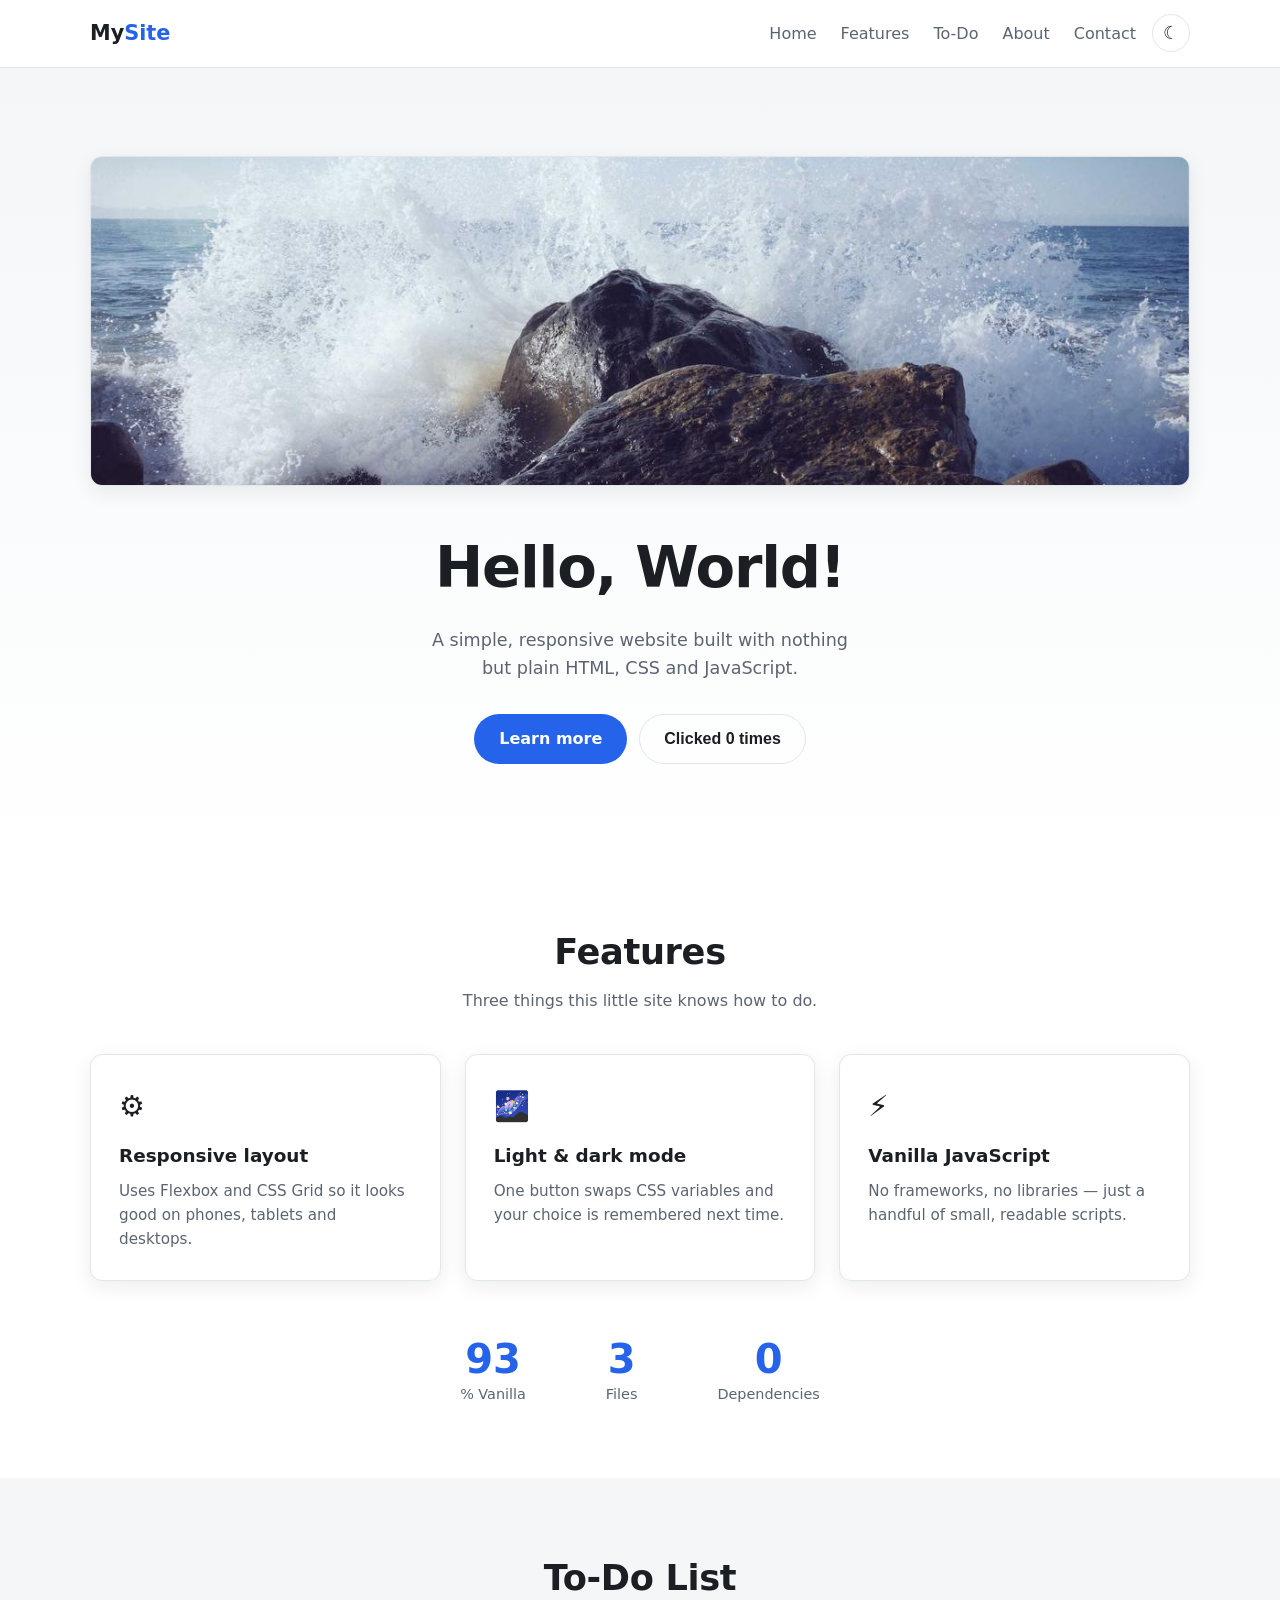
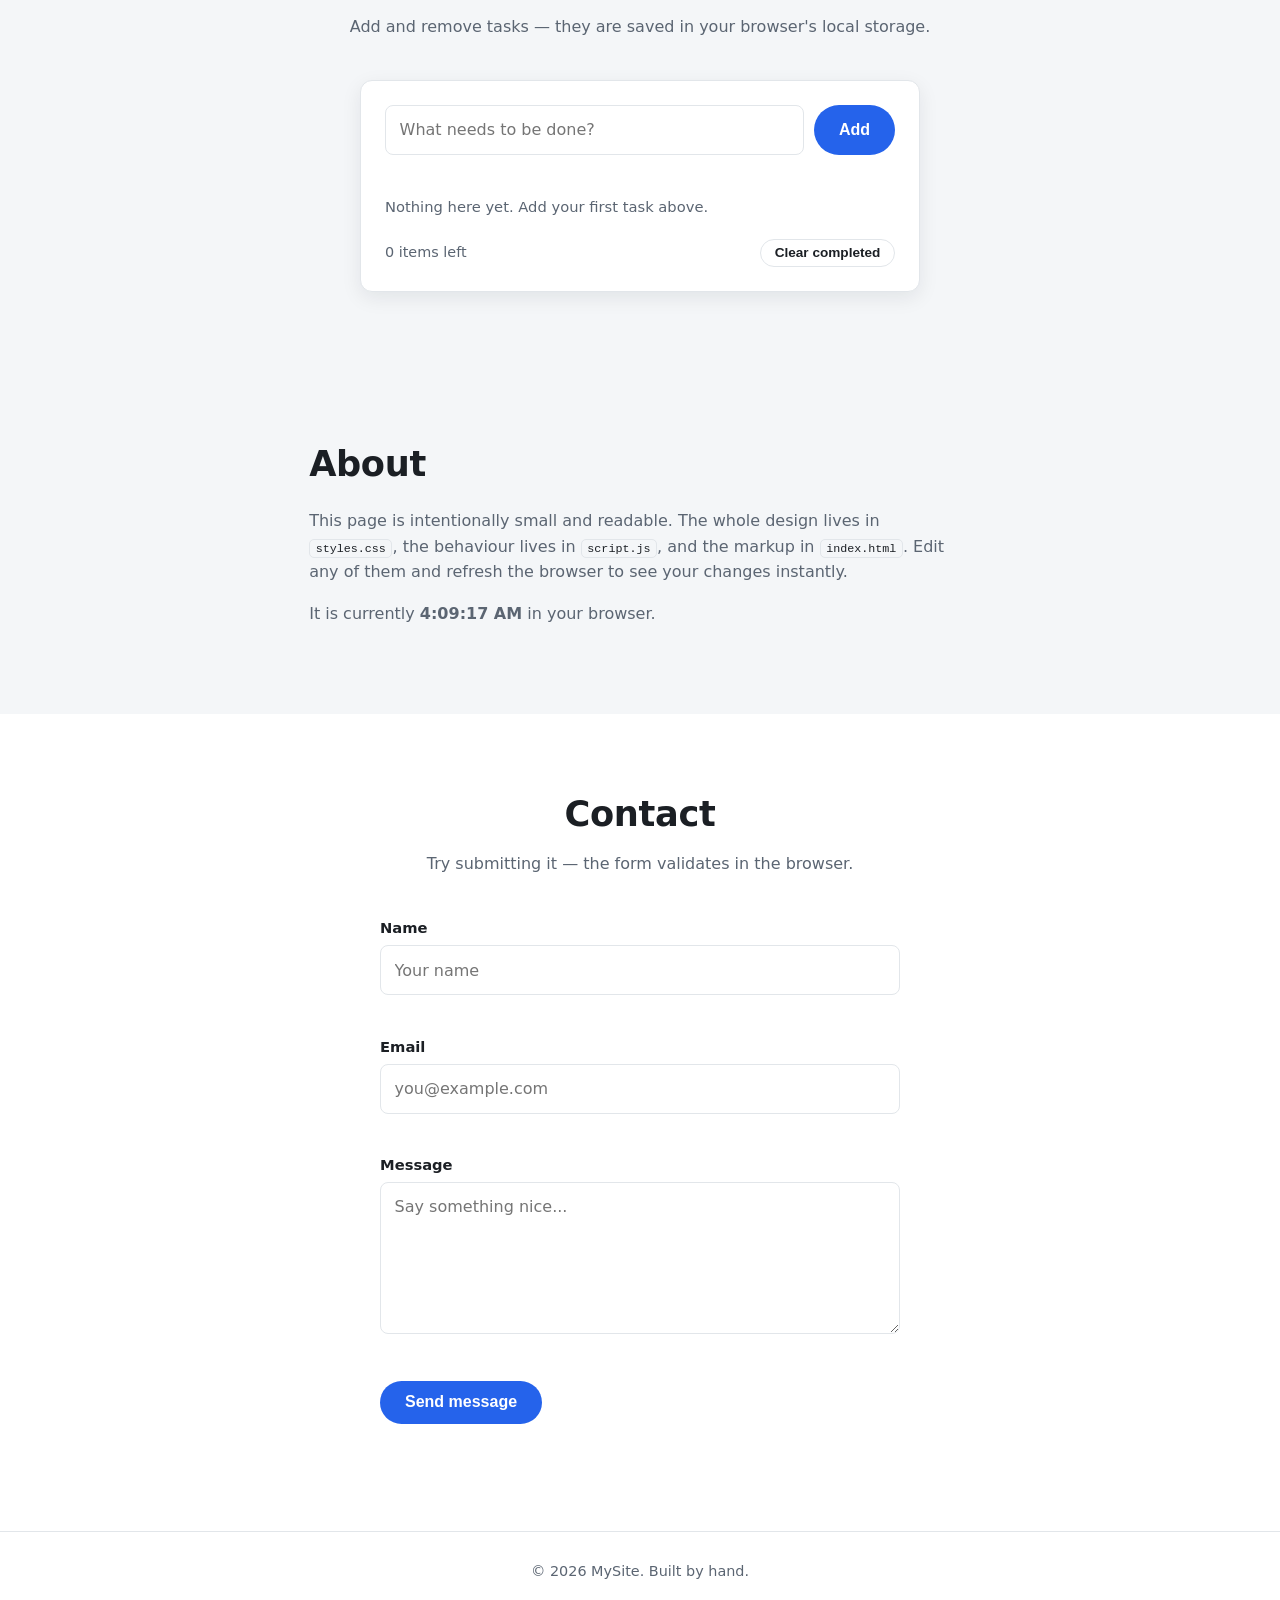
<file: week14-ai/index.html>
<!DOCTYPE html>
<html lang="en" data-theme="light">
<head>
  <meta charset="UTF-8" />
  <meta name="viewport" content="width=device-width, initial-scale=1.0" />
  <title>MySite — Simple HTML, CSS &amp; JS</title>
  <link rel="stylesheet" href="styles.css" />
</head>
<body>

  <!-- ===== Header / Navigation ===== -->
  <header class="site-header">
    <nav class="nav container">
      <a href="#home" class="logo">My<span>Site</span></a>

      <button class="nav-toggle" id="navToggle" aria-label="Open menu" aria-expanded="false">
        <span></span><span></span><span></span>
      </button>

      <ul class="nav-links" id="navLinks">
        <li><a href="#home">Home</a></li>
        <li><a href="#features">Features</a></li>
        <li><a href="#todo">To-Do</a></li>
        <li><a href="#about">About</a></li>
        <li><a href="#contact">Contact</a></li>
      </ul>

      <button class="theme-toggle" id="themeToggle" aria-label="Toggle dark mode">&#9788;</button>
    </nav>
  </header>

  <main>
    <!-- ===== Hero ===== -->
    <section id="home" class="hero">
      <div class="container hero-inner">
        <!-- Swap the src for a local file (e.g. "images/photo.jpg") to go offline -->
        <img
          class="hero-image"
          id="heroImage"
          src="image.jpg"
          alt="Sample banner photograph loaded from the Lorem Picsum placeholder service"
          width="1200"
          height="500"
        />

        <h1>Hello, World!</h1>
        <p class="lead">
          A simple, responsive website built with nothing but plain
          HTML, CSS and JavaScript.
        </p>
        <div class="hero-actions">
          <a href="#features" class="btn btn-primary">Learn more</a>
          <button class="btn btn-ghost" id="clickBtn">Clicked 0 times</button>
        </div>
      </div>
    </section>

    <!-- ===== Features ===== -->
    <section id="features" class="section">
      <div class="container">
        <h2 class="section-title reveal">Features</h2>
        <p class="section-sub reveal">Three things this little site knows how to do.</p>

        <div class="cards">
          <article class="card reveal">
            <div class="card-icon">&#9881;</div>
            <h3>Responsive layout</h3>
            <p>Uses Flexbox and CSS Grid so it looks good on phones, tablets and desktops.</p>
          </article>

          <article class="card reveal">
            <div class="card-icon">&#127756;</div>
            <h3>Light &amp; dark mode</h3>
            <p>One button swaps CSS variables and your choice is remembered next time.</p>
          </article>

          <article class="card reveal">
            <div class="card-icon">&#9889;</div>
            <h3>Vanilla JavaScript</h3>
            <p>No frameworks, no libraries &mdash; just a handful of small, readable scripts.</p>
          </article>
        </div>

        <div class="stats">
          <div class="stat reveal">
            <span class="stat-number" data-count="100">0</span>
            <span class="stat-label">% Vanilla</span>
          </div>
          <div class="stat reveal">
            <span class="stat-number" data-count="3">0</span>
            <span class="stat-label">Files</span>
          </div>
          <div class="stat reveal">
            <span class="stat-number" data-count="0">0</span>
            <span class="stat-label">Dependencies</span>
          </div>
        </div>
      </div>
    </section>

    <!-- ===== To-Do list ===== -->
    <section id="todo" class="section section-alt">
      <div class="container">
        <h2 class="section-title reveal">To-Do List</h2>
        <p class="section-sub reveal">Add and remove tasks &mdash; they are saved in your browser's local storage.</p>

        <div class="todo reveal">
          <form id="todoForm" class="todo-form" autocomplete="off">
            <input
              type="text"
              id="todoInput"
              name="todo"
              placeholder="What needs to be done?"
              maxlength="120"
              aria-label="New task"
            />
            <button type="submit" class="btn btn-primary">Add</button>
          </form>

          <ul class="todo-list" id="todoList"></ul>

          <p class="todo-empty" id="todoEmpty">Nothing here yet. Add your first task above.</p>

          <div class="todo-footer">
            <span id="todoCount">0 items left</span>
            <button type="button" class="btn btn-ghost btn-small" id="todoClear">Clear completed</button>
          </div>
        </div>
      </div>
    </section>

    <!-- ===== About ===== -->
    <section id="about" class="section section-alt">
      <div class="container about">
        <div class="reveal">
          <h2 class="section-title">About</h2>
          <p>
            This page is intentionally small and readable. The whole design lives in
            <code>styles.css</code>, the behaviour lives in <code>script.js</code>, and
            the markup in <code>index.html</code>. Edit any of them and refresh the
            browser to see your changes instantly.
          </p>
          <p>
            It is currently <strong id="clock">--:--:--</strong> in your browser.
          </p>
        </div>
      </div>
    </section>

    <!-- ===== Contact ===== -->
    <section id="contact" class="section">
      <div class="container">
        <h2 class="section-title reveal">Contact</h2>
        <p class="section-sub reveal">Try submitting it &mdash; the form validates in the browser.</p>

        <form id="contactForm" class="form reveal" novalidate>
          <div class="form-row">
            <label for="name">Name</label>
            <input type="text" id="name" name="name" placeholder="Your name" />
            <small class="error" id="nameError"></small>
          </div>

          <div class="form-row">
            <label for="email">Email</label>
            <input type="email" id="email" name="email" placeholder="you@example.com" />
            <small class="error" id="emailError"></small>
          </div>

          <div class="form-row">
            <label for="message">Message</label>
            <textarea id="message" name="message" rows="5" placeholder="Say something nice..."></textarea>
            <small class="error" id="messageError"></small>
          </div>

          <button type="submit" class="btn btn-primary">Send message</button>
          <p class="form-status" id="formStatus" role="status"></p>
        </form>
      </div>
    </section>
  </main>

  <!-- ===== Footer ===== -->
  <footer class="site-footer">
    <div class="container">
      <p>&copy; <span id="year"></span> MySite. Built by hand.</p>
    </div>
  </footer>

  <script src="script.js"></script>
</body>
</html>
</file>
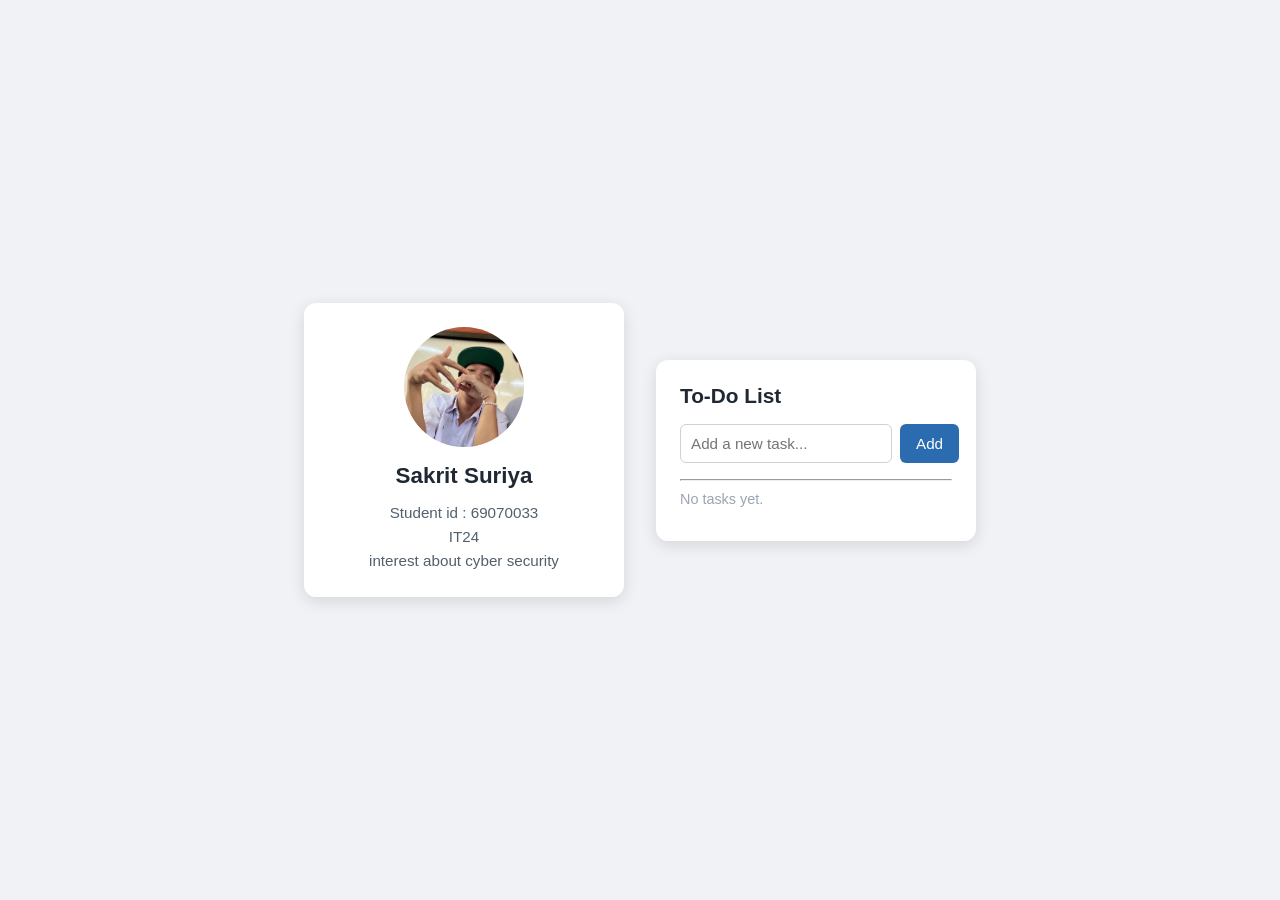
<file: week14/index.html>
<!DOCTYPE html>
<html lang="en">
<head>
    <meta charset="UTF-8">
    <meta name="viewport" content="width=device-width, initial-scale=1.0">
    <title>Lab13</title>
    <link rel="stylesheet" href="style.css">
</head>
<body>
    <div class="my_profile">
        <img src="myself.jpg" alt="">
        <h1>Sakrit Suriya</h1>
        <pre>Student id : 69070033
IT24
interest about cyber security</pre>
    </div>

    <div class="todo_box">
        <h2>To-Do List</h2>
        <form id="todo_form">
            <input type="text" id="todo_input" placeholder="Add a new task...">
            <button id="btn_add" type="submit">Add</button>
        </form>
        <hr>
        <ul id="todo_list"></ul>
    </div>

    <script src="script.js"></script>
</body>
</html>
</file>
<file: week14-ai/styles.css>
/* ============================================
   Simple Site — styles.css
   Light/dark themes are driven by these variables.
   ============================================ */

:root {
  --bg: #ffffff;
  --bg-alt: #f4f6f8;
  --text: #1b1f24;
  --muted: #5b6572;
  --card: #ffffff;
  --border: #e2e6ea;
  --primary: #2563eb;
  --primary-hover: #1d4ed8;
  --shadow: 0 6px 20px rgba(15, 23, 42, 0.08);
  --radius: 12px;
}

[data-theme="dark"] {
  --bg: #0f1419;
  --bg-alt: #161c23;
  --text: #e6eaf0;
  --muted: #9aa5b1;
  --card: #161c23;
  --border: #262e38;
  --primary: #5b8cff;
  --primary-hover: #3f74ff;
  --shadow: 0 6px 20px rgba(0, 0, 0, 0.35);
}

* { box-sizing: border-box; }

html { scroll-behavior: smooth; }

body {
  margin: 0;
  font-family: system-ui, -apple-system, "Segoe UI", Roboto, Arial, sans-serif;
  background: var(--bg);
  color: var(--text);
  line-height: 1.6;
  transition: background 0.25s ease, color 0.25s ease;
}

.container {
  width: min(1100px, 100% - 2.5rem);
  margin-inline: auto;
}

/* ===== Header ===== */
.site-header {
  position: sticky;
  top: 0;
  z-index: 100;
  background: var(--bg);
  border-bottom: 1px solid var(--border);
  transition: background 0.25s ease;
}

.nav {
  display: flex;
  align-items: center;
  gap: 1rem;
  padding: 0.9rem 0;
}

.logo {
  font-size: 1.3rem;
  font-weight: 700;
  text-decoration: none;
  color: var(--text);
  margin-right: auto;
}
.logo span { color: var(--primary); }

.nav-links {
  display: flex;
  gap: 1.5rem;
  list-style: none;
  margin: 0;
  padding: 0;
}

.nav-links a {
  color: var(--muted);
  text-decoration: none;
  font-weight: 500;
  padding: 0.25rem 0;
  border-bottom: 2px solid transparent;
  transition: color 0.2s ease, border-color 0.2s ease;
}
.nav-links a:hover { color: var(--text); border-bottom-color: var(--primary); }

/* Hamburger button — hidden on desktop */
.nav-toggle {
  display: none;
  flex-direction: column;
  gap: 5px;
  background: none;
  border: 0;
  cursor: pointer;
  padding: 6px;
}
.nav-toggle span {
  width: 22px;
  height: 2px;
  background: var(--text);
  border-radius: 2px;
}

.theme-toggle {
  background: none;
  border: 1px solid var(--border);
  border-radius: 50%;
  width: 38px;
  height: 38px;
  font-size: 1.1rem;
  cursor: pointer;
  color: var(--text);
  transition: background 0.2s ease;
}
.theme-toggle:hover { background: var(--bg-alt); }

/* ===== Hero ===== */
.hero {
  padding: 5.5rem 0;
  text-align: center;
  background: linear-gradient(180deg, var(--bg-alt), var(--bg));
}

/* ===== Hero image ===== */
.hero-image {
  display: block;
  width: 100%;
  height: clamp(190px, 30vw, 330px);
  object-fit: cover;
  border-radius: var(--radius);
  border: 1px solid var(--border);
  box-shadow: var(--shadow);
  margin-bottom: 2.25rem;
  background: var(--bg-alt);
}

/* Gradient shown if the external image can't be reached */
.hero-image.is-broken {
  background: linear-gradient(135deg, var(--primary), #7c3aed);
}

.hero h1 {
  font-size: clamp(2.2rem, 6vw, 3.6rem);
  margin: 0 0 0.75rem;
  letter-spacing: -0.02em;
}

.lead {
  max-width: 40ch;
  margin: 0 auto 2rem;
  color: var(--muted);
  font-size: 1.1rem;
}

.hero-actions {
  display: flex;
  gap: 0.75rem;
  justify-content: center;
  flex-wrap: wrap;
}

/* ===== Buttons ===== */
.btn {
  display: inline-block;
  padding: 0.7rem 1.5rem;
  border-radius: 999px;
  border: 1px solid transparent;
  font-size: 1rem;
  font-weight: 600;
  cursor: pointer;
  text-decoration: none;
  transition: transform 0.15s ease, background 0.2s ease, border-color 0.2s ease;
}
.btn:active { transform: scale(0.97); }

.btn-primary { background: var(--primary); color: #fff; }
.btn-primary:hover { background: var(--primary-hover); }

.btn-ghost {
  background: transparent;
  color: var(--text);
  border-color: var(--border);
}
.btn-ghost:hover { background: var(--bg-alt); }

/* ===== Sections ===== */
.section { padding: 4.5rem 0; }
.section-alt { background: var(--bg-alt); }

.section-title {
  font-size: clamp(1.6rem, 4vw, 2.2rem);
  margin: 0 0 0.5rem;
  text-align: center;
  letter-spacing: -0.01em;
}

.section-sub {
  text-align: center;
  color: var(--muted);
  margin: 0 0 2.5rem;
}

/* ===== Cards ===== */
.cards {
  display: grid;
  grid-template-columns: repeat(auto-fit, minmax(260px, 1fr));
  gap: 1.5rem;
}

.card {
  background: var(--card);
  border: 1px solid var(--border);
  border-radius: var(--radius);
  padding: 1.75rem;
  box-shadow: var(--shadow);
  transition: transform 0.2s ease, border-color 0.2s ease;
}
.card:hover { transform: translateY(-4px); border-color: var(--primary); }

.card-icon {
  font-size: 1.8rem;
  margin-bottom: 0.75rem;
}

.card h3 { margin: 0 0 0.5rem; font-size: 1.15rem; }
.card p { margin: 0; color: var(--muted); font-size: 0.95rem; }

/* ===== Stats ===== */
.stats {
  display: flex;
  justify-content: center;
  gap: clamp(2rem, 8vw, 5rem);
  margin-top: 3.5rem;
  flex-wrap: wrap;
}

.stat { text-align: center; }

.stat-number {
  display: block;
  font-size: 2.5rem;
  font-weight: 700;
  color: var(--primary);
  line-height: 1.1;
}

.stat-label { color: var(--muted); font-size: 0.9rem; }

/* ===== About ===== */
.about { max-width: 65ch; }
.about .section-title { text-align: left; }
.about p { color: var(--muted); }

code {
  background: var(--bg-alt);
  border: 1px solid var(--border);
  border-radius: 5px;
  padding: 0.1rem 0.35rem;
  font-size: 0.9em;
  color: var(--text);
}

/* ===== Form ===== */
.form { max-width: 520px; margin-inline: auto; }

.form-row { margin-bottom: 1.1rem; text-align: left; }

.form-row label {
  display: block;
  margin-bottom: 0.35rem;
  font-weight: 600;
  font-size: 0.92rem;
}

.form-row input,
.form-row textarea {
  width: 100%;
  padding: 0.7rem 0.85rem;
  border: 1px solid var(--border);
  border-radius: 8px;
  background: var(--card);
  color: var(--text);
  font: inherit;
  resize: vertical;
  transition: border-color 0.2s ease, box-shadow 0.2s ease;
}

.form-row input:focus,
.form-row textarea:focus {
  outline: none;
  border-color: var(--primary);
  box-shadow: 0 0 0 3px rgba(37, 99, 235, 0.18);
}

.form-row.invalid input,
.form-row.invalid textarea { border-color: #dc2626; }

.error {
  display: block;
  min-height: 1.1rem;
  margin-top: 0.25rem;
  color: #dc2626;
  font-size: 0.85rem;
}

.form-status {
  margin: 1rem 0 0;
  min-height: 1.2rem;
  color: var(--primary);
  font-weight: 600;
  font-size: 0.95rem;
}

/* ===== To-Do list ===== */
.todo {
  max-width: 560px;
  margin-inline: auto;
  background: var(--card);
  border: 1px solid var(--border);
  border-radius: var(--radius);
  box-shadow: var(--shadow);
  padding: 1.5rem;
}

.todo-form {
  display: flex;
  gap: 0.6rem;
}

.todo-form input {
  flex: 1;
  min-width: 0;
  padding: 0.7rem 0.85rem;
  border: 1px solid var(--border);
  border-radius: 8px;
  background: var(--bg);
  color: var(--text);
  font: inherit;
  transition: border-color 0.2s ease, box-shadow 0.2s ease;
}

.todo-form input:focus {
  outline: none;
  border-color: var(--primary);
  box-shadow: 0 0 0 3px rgba(37, 99, 235, 0.18);
}

.todo-list {
  list-style: none;
  margin: 1.25rem 0 0;
  padding: 0;
  display: flex;
  flex-direction: column;
  gap: 0.5rem;
}

.todo-item {
  display: flex;
  align-items: center;
  gap: 0.7rem;
  padding: 0.6rem 0.75rem;
  border: 1px solid var(--border);
  border-radius: 8px;
  background: var(--bg);
  transition: border-color 0.2s ease, opacity 0.2s ease;
}

.todo-item:hover { border-color: var(--primary); }

.todo-item input[type="checkbox"] {
  width: 18px;
  height: 18px;
  accent-color: var(--primary);
  cursor: pointer;
  flex: none;
}

.todo-text {
  flex: 1;
  min-width: 0;
  overflow-wrap: anywhere;
  cursor: pointer;
  user-select: none;
}

.todo-item.done .todo-text {
  text-decoration: line-through;
  color: var(--muted);
}

.todo-delete {
  background: none;
  border: 0;
  color: var(--muted);
  font-size: 1.25rem;
  line-height: 1;
  cursor: pointer;
  padding: 0.1rem 0.35rem;
  border-radius: 6px;
  flex: none;
}
.todo-delete:hover { color: #dc2626; background: var(--bg-alt); }

.todo-empty {
  margin: 1.25rem 0 0;
  color: var(--muted);
  font-size: 0.92rem;
}

.todo-footer {
  display: flex;
  align-items: center;
  justify-content: space-between;
  gap: 1rem;
  margin-top: 1.25rem;
  color: var(--muted);
  font-size: 0.9rem;
}

.btn-small {
  padding: 0.35rem 0.85rem;
  font-size: 0.85rem;
}

/* ===== Footer ===== */
.site-footer {
  border-top: 1px solid var(--border);
  padding: 1.75rem 0;
  text-align: center;
  color: var(--muted);
  font-size: 0.9rem;
}
.site-footer p { margin: 0; }

/* ===== Scroll reveal ===== */
.reveal {
  opacity: 0;
  transform: translateY(24px);
  transition: opacity 0.6s ease, transform 0.6s ease;
}
.reveal.visible { opacity: 1; transform: none; }

@media (prefers-reduced-motion: reduce) {
  .reveal { opacity: 1; transform: none; transition: none; }
  html { scroll-behavior: auto; }
}

/* ===== Mobile ===== */
@media (max-width: 760px) {
  .nav { flex-wrap: wrap; }

  .nav-toggle { display: flex; order: 2; }

  .theme-toggle { order: 3; }

  .nav-links {
    order: 4;
    flex-direction: column;
    gap: 0;
    width: 100%;
    display: none;
    padding-top: 0.75rem;
  }
  .nav-links.open { display: flex; }
  .nav-links a { display: block; padding: 0.6rem 0; }
}
</file>
<file: week14/style.css>
* {
    margin: 0;
    padding: 0;
    box-sizing: border-box;
}

body {
    min-height: 100vh;
    display: flex;
    flex-direction: row;
    flex-wrap: wrap;
    align-items: center;
    justify-content: center;
    gap: 32px;
    padding: 24px;
    background: #f0f2f5;
    font-family: Arial, Helvetica, sans-serif;
    color: #1f2933;
}

.my_profile {
    display: block;
    visibility: visible;
    opacity: 1;
    width: 320px;
    padding: 24px;
    background: #ffffff;
    border-radius: 12px;
    box-shadow: 0 4px 16px rgba(0, 0, 0, 0.12);
    text-align: center;
}

.my_profile img {
    display: block;
    width: 120px;
    height: 120px;
    margin: 0 auto 16px;
    object-fit: cover;
    border-radius: 50%;
    background: #e4e7eb;
}

.my_profile h1 {
    margin-bottom: 12px;
    font-size: 1.4rem;
}

.my_profile pre {
    display: block;
    width: 100%;
    margin: 0;
    font-family: inherit;
    font-size: 0.95rem;
    line-height: 1.6;
    text-align: center;
    white-space: pre-wrap;
    color: #52606d;
}

.todo_box {
    width: 320px;
    padding: 24px;
    background: #ffffff;
    border-radius: 12px;
    box-shadow: 0 4px 16px rgba(0, 0, 0, 0.12);
}

.todo_box h2 {
    margin-bottom: 16px;
    font-size: 1.3rem;
}

#todo_form {
    display: flex;
    gap: 8px;
    margin-bottom: 16px;
}

#todo_input {
    flex: 1;
    padding: 10px;
    font-size: 0.95rem;
    border: 1px solid #cbd2d9;
    border-radius: 6px;
}

#todo_input:focus {
    outline: 2px solid #2b6cb0;
    outline-offset: -1px;
}

#btn_add {
    padding: 10px 16px;
    font-size: 0.95rem;
    color: #ffffff;
    background: #2b6cb0;
    border: none;
    border-radius: 6px;
    cursor: pointer;
}

#btn_add:hover {
    background: #2c5282;
}

#todo_list {
    list-style: none;
}

#todo_list li {
    display: flex;
    align-items: center;
    gap: 10px;
    padding: 10px 0;
    border-bottom: 1px solid #e4e7eb;
    font-size: 0.95rem;
}

#todo_list li .todo_text {
    flex: 1;
}

#todo_list li button {
    color: #c53030;
    background: none;
    border: none;
    cursor: pointer;
    font-size: 1rem;
    line-height: 1;
}

#todo_list .no_task {
    color: #9aa5b1;
    font-size: 0.9rem;
    border-bottom: none;
}
</file>
